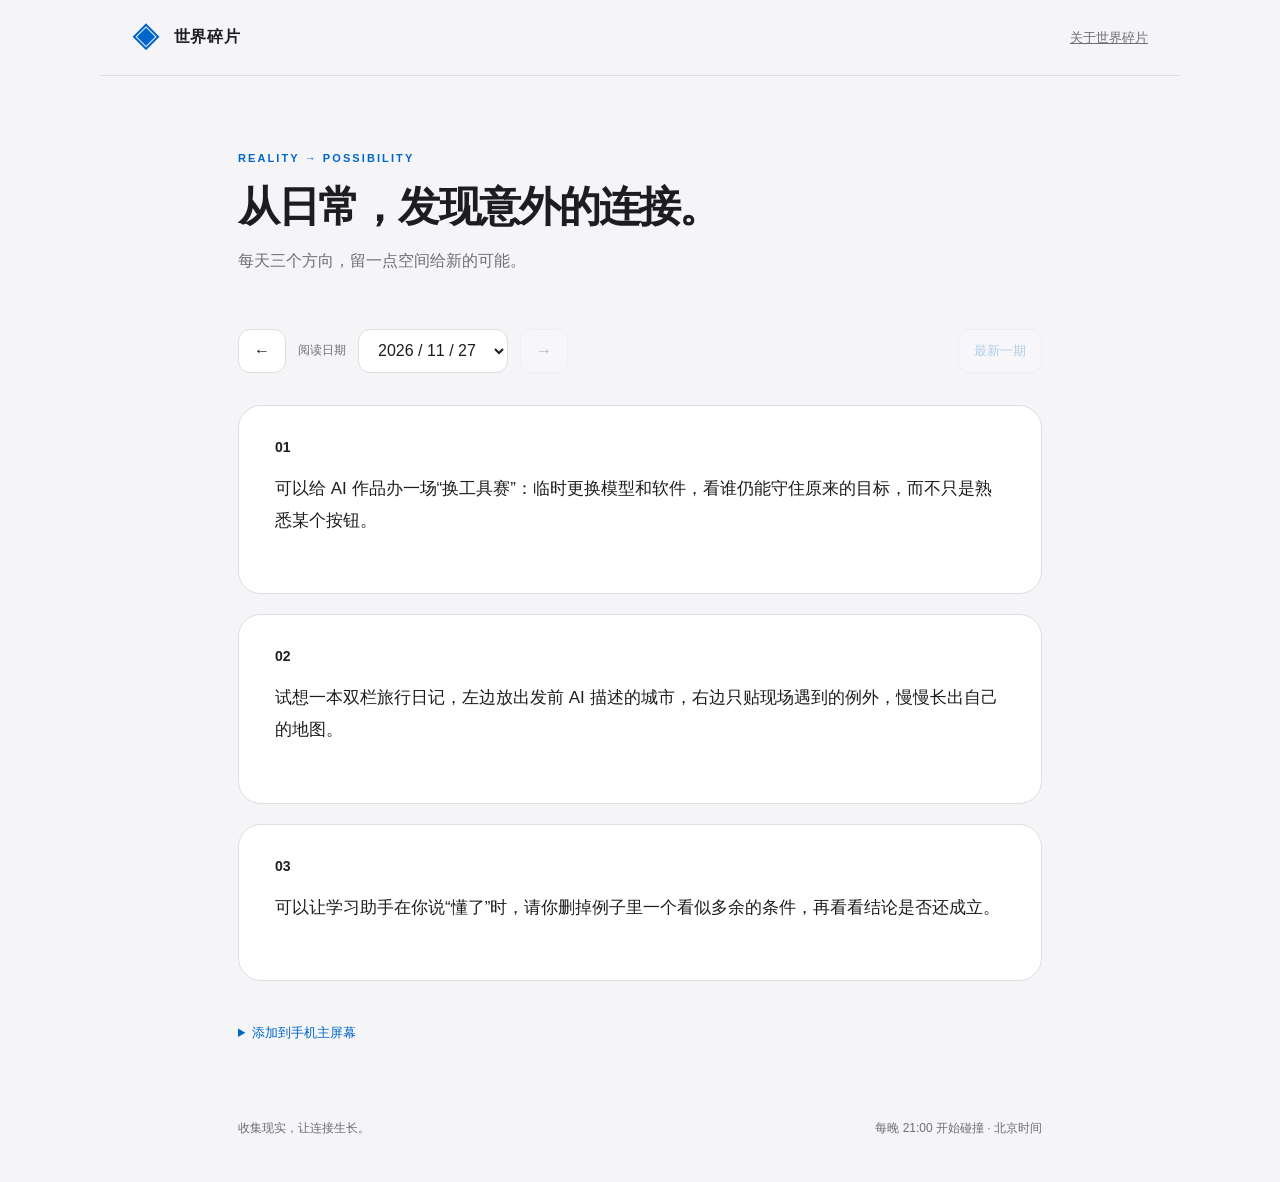
<file: docs/index.html>
<!doctype html><html lang="zh-CN"><head><meta charset="utf-8"><meta name="viewport" content="width=device-width,initial-scale=1,viewport-fit=cover"><meta name="theme-color" content="#f5f5f7"><title>世界碎片 · 每日碰撞</title><link rel="icon" href="icon.svg"><link rel="stylesheet" href="style.css"><link rel="manifest" href="manifest.webmanifest"><link rel="apple-touch-icon" href="icons/icon-180.png"><meta name="apple-mobile-web-app-capable" content="yes"><meta name="apple-mobile-web-app-title" content="世界碎片"><meta name="apple-mobile-web-app-status-bar-style" content="default"></head><body><header><a href="./" class="brand"><span class="mark">◈</span> 世界碎片</a><a class="edition" href="about.html">关于世界碎片</a></header><main><section class="intro"><p class="eyebrow">REALITY → POSSIBILITY</p><h1>从日常，发现意外的连接。</h1><p class="sub">每天三个方向，留一点空间给新的可能。</p></section><nav aria-label="日期导航"><button id="prev" aria-label="上一期">←</button><div class="date-control"><label for="date">阅读日期</label><select id="date" aria-label="选择日期"></select></div><button id="next" aria-label="下一期">→</button><button id="latest">最新一期</button></nav><div id="content" aria-live="polite"><p class="empty">正在打开今日碰撞…</p></div><aside class="install-panel"><button id="install-app" hidden>安装世界碎片</button><details id="install-help"><summary>添加到手机主屏幕</summary><p>iPhone：用 Safari 打开，点“分享” → “添加到主屏幕”。Android：在浏览器菜单中选择“安装应用”或“添加到主屏幕”。</p><p>联网打开一次后，可离线阅读已缓存的灵感。每日消息仍在原聊天送达。</p></details><p id="offline-status" role="status" hidden>当前离线，显示上次保存的内容。</p></aside><footer>收集现实，让连接生长。<span>每晚 21:00 开始碰撞 · 北京时间</span></footer></main><script src="app.js"></script><script src="pwa.js"></script></body></html>
</file>
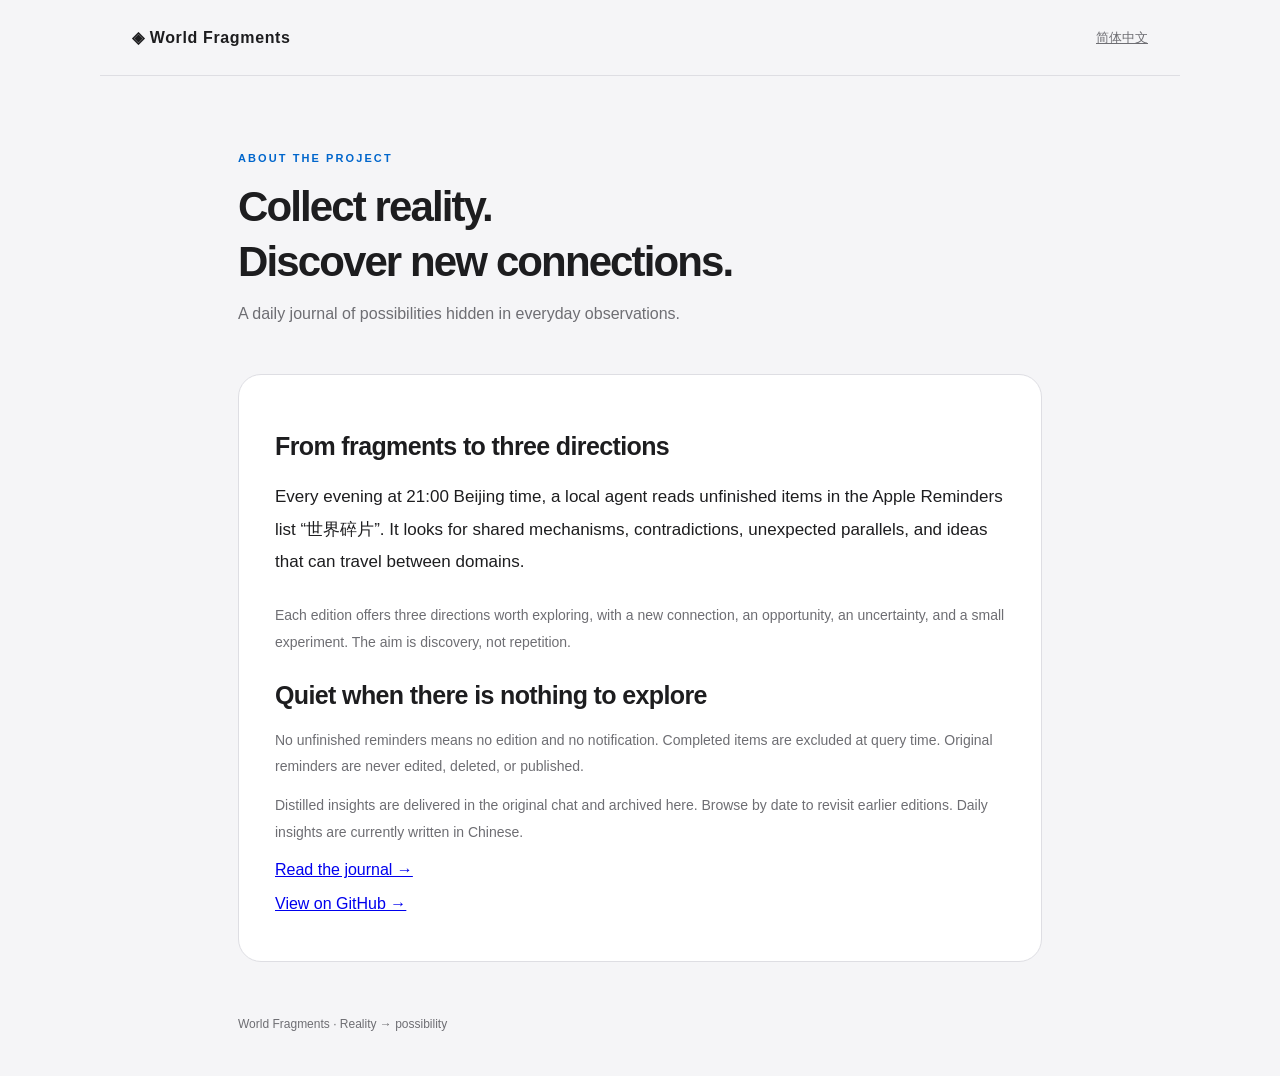
<file: docs/about.html>
<!doctype html><html lang="en"><head><meta charset="utf-8"><meta name="viewport" content="width=device-width,initial-scale=1,viewport-fit=cover"><title>About · World Fragments</title><link rel="icon" href="icon.svg"><link rel="stylesheet" href="style.css"><link rel="manifest" href="manifest.webmanifest"><link rel="apple-touch-icon" href="icons/icon-180.png"><meta name="apple-mobile-web-app-capable" content="yes"><meta name="apple-mobile-web-app-title" content="世界碎片"><meta name="apple-mobile-web-app-status-bar-style" content="default"></head><body><header><a class="brand" href="./">◈ World Fragments</a><a class="edition" href="about.zh-CN.html" lang="zh-CN">简体中文</a></header><main><section class="intro"><p class="eyebrow">ABOUT THE PROJECT</p><h1>Collect reality.<br>Discover new connections.</h1><p class="sub">A daily journal of possibilities hidden in everyday observations.</p></section><article class="card"><h2>From fragments to three directions</h2><p class="idea">Every evening at 21:00 Beijing time, a local agent reads unfinished items in the Apple Reminders list “世界碎片”. It looks for shared mechanisms, contradictions, unexpected parallels, and ideas that can travel between domains.</p><p class="detail">Each edition offers three directions worth exploring, with a new connection, an opportunity, an uncertainty, and a small experiment. The aim is discovery, not repetition.</p><h2>Quiet when there is nothing to explore</h2><p class="detail">No unfinished reminders means no edition and no notification. Completed items are excluded at query time. Original reminders are never edited, deleted, or published.</p><p class="detail">Distilled insights are delivered in the original chat and archived here. Browse by date to revisit earlier editions. Daily insights are currently written in Chinese.</p><p><a href="./">Read the journal →</a></p><p><a href="https://github.com/xiangjianan/world-fragments">View on GitHub →</a></p></article><footer>World Fragments · Reality → possibility</footer></main><script src="pwa.js"></script></body></html>
</file>
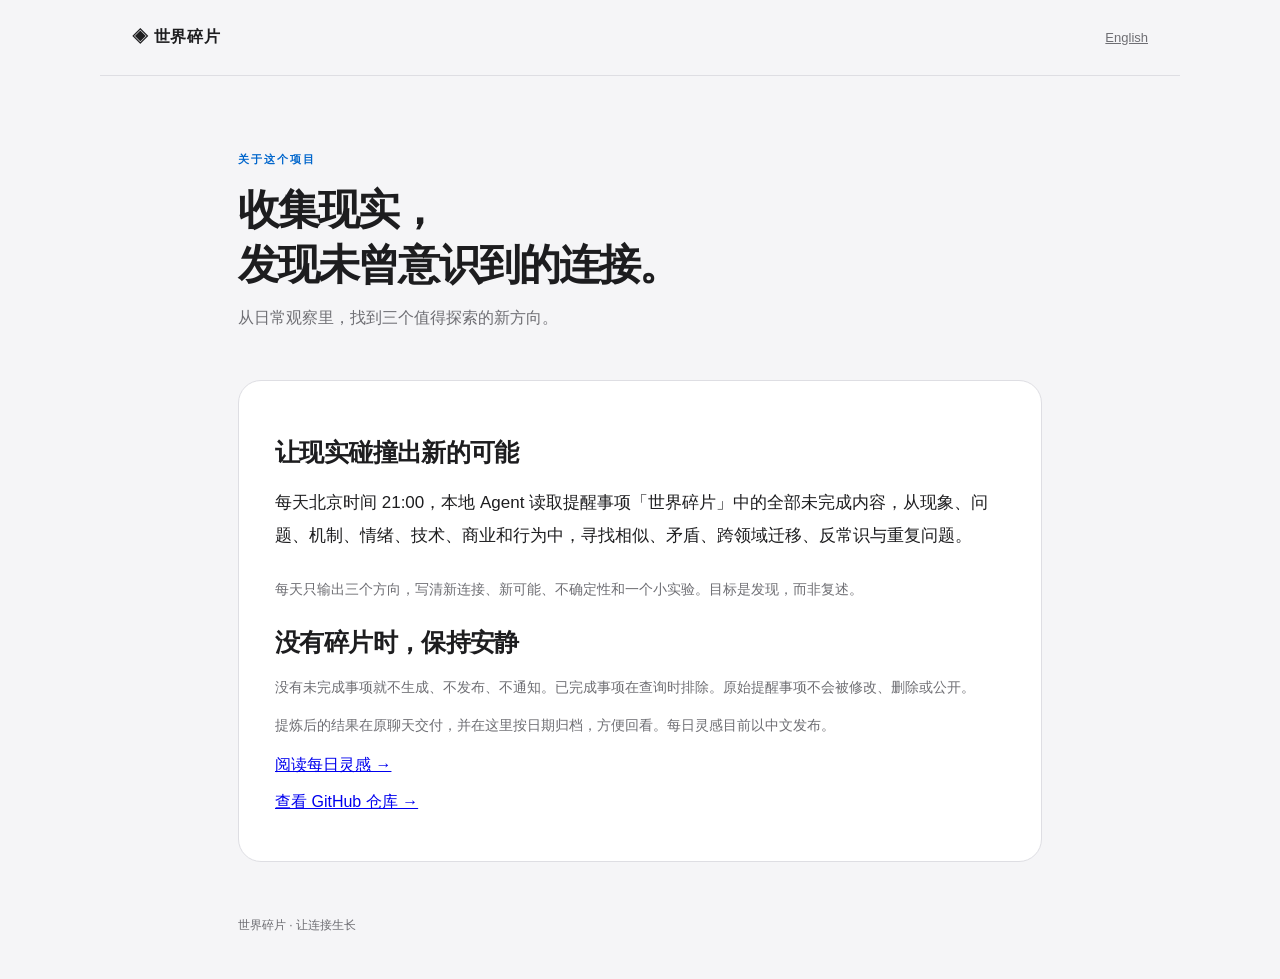
<file: docs/about.zh-CN.html>
<!doctype html><html lang="zh-CN"><head><meta charset="utf-8"><meta name="viewport" content="width=device-width,initial-scale=1,viewport-fit=cover"><title>关于 · 世界碎片</title><link rel="icon" href="icon.svg"><link rel="stylesheet" href="style.css"><link rel="manifest" href="manifest.webmanifest"><link rel="apple-touch-icon" href="icons/icon-180.png"><meta name="apple-mobile-web-app-capable" content="yes"><meta name="apple-mobile-web-app-title" content="世界碎片"><meta name="apple-mobile-web-app-status-bar-style" content="default"></head><body><header><a class="brand" href="./">◈ 世界碎片</a><a class="edition" href="about.html" lang="en">English</a></header><main><section class="intro"><p class="eyebrow">关于这个项目</p><h1>收集现实，<br>发现未曾意识到的连接。</h1><p class="sub">从日常观察里，找到三个值得探索的新方向。</p></section><article class="card"><h2>让现实碰撞出新的可能</h2><p class="idea">每天北京时间 21:00，本地 Agent 读取提醒事项「世界碎片」中的全部未完成内容，从现象、问题、机制、情绪、技术、商业和行为中，寻找相似、矛盾、跨领域迁移、反常识与重复问题。</p><p class="detail">每天只输出三个方向，写清新连接、新可能、不确定性和一个小实验。目标是发现，而非复述。</p><h2>没有碎片时，保持安静</h2><p class="detail">没有未完成事项就不生成、不发布、不通知。已完成事项在查询时排除。原始提醒事项不会被修改、删除或公开。</p><p class="detail">提炼后的结果在原聊天交付，并在这里按日期归档，方便回看。每日灵感目前以中文发布。</p><p><a href="./">阅读每日灵感 →</a></p><p><a href="https://github.com/xiangjianan/world-fragments">查看 GitHub 仓库 →</a></p></article><footer>世界碎片 · 让连接生长</footer></main><script src="pwa.js"></script></body></html>
</file>
<file: docs/style.css>
:root{color-scheme:light dark;--bg:#f5f5f7;--card:#fff;--text:#1d1d1f;--muted:#6e6e73;--line:#dedee3;--accent:#0066cc}*{box-sizing:border-box}body{margin:0;background:var(--bg);color:var(--text);font-family:-apple-system,BlinkMacSystemFont,"SF Pro Display","PingFang SC",sans-serif;-webkit-font-smoothing:antialiased}header{height:76px;max-width:1080px;margin:auto;padding:0 32px;display:flex;justify-content:space-between;align-items:center;border-bottom:1px solid var(--line)}.brand{color:inherit;text-decoration:none;font-weight:650;letter-spacing:.04em}.mark{font-size:27px;color:var(--accent);margin-right:9px;vertical-align:middle}.edition{font-size:13px;color:var(--muted)}main{max-width:860px;margin:auto;padding:0 28px}.intro{padding:65px 0 35px}.eyebrow{font-size:11px;font-weight:700;letter-spacing:.19em;color:var(--accent)}h1{font-size:clamp(28px,4.5vw,42px);letter-spacing:-.045em;line-height:1.3;margin:16px 0}.sub{color:var(--muted);font-size:16px}nav{display:flex;align-items:center;gap:12px;margin:6px 0 32px}button,select{font:inherit;color:var(--text);background:var(--card);border:1px solid var(--line);border-radius:12px;min-height:44px;padding:9px 15px;cursor:pointer}button:disabled{opacity:.28;cursor:default}button:focus-visible,select:focus-visible,a:focus-visible{outline:3px solid #5aa6ee;outline-offset:3px}.date-control{display:flex;align-items:center;gap:12px}.date-control label{font-size:12px;color:var(--muted)}#latest{margin-left:auto;font-size:13px;color:var(--accent)}.context{color:var(--muted);font-size:13px;line-height:1.8;margin-bottom:23px}.card{border:1px solid var(--line);background:var(--card);border-radius:23px;padding:32px 36px;margin-bottom:20px}.topline{display:flex;justify-content:space-between;align-items:center;color:var(--accent);font-size:12px}.number{font-size:14px;font-weight:600;font-variant-numeric:tabular-nums}.tag{padding:5px 10px;border-radius:20px;background:color-mix(in srgb,var(--accent) 7%,transparent)}h2{font-size:25px;letter-spacing:-.025em;line-height:1.45;margin:21px 0 14px}.idea{font-size:17px;line-height:1.9;margin-bottom:24px}.detail{font-size:14px;line-height:1.9;color:var(--muted);margin:12px 0}.detail strong{display:block;color:var(--text);font-size:12px;font-weight:600;margin-bottom:3px}.experiment{border-top:1px solid var(--line);padding-top:19px;margin-top:23px}.experiment strong{color:var(--accent)}.empty{padding:60px 20px;text-align:center;color:var(--muted);line-height:1.9}footer{padding:35px 0 45px;font-size:12px;color:var(--muted);display:flex;justify-content:space-between;gap:12px}@media(max-width:600px){header{height:65px;padding:0 22px}main{padding:0 20px}.intro{padding:40px 0 23px}.date-control label{display:none}nav{gap:7px}button,select{padding:9px 11px}.card{padding:25px 23px}h2{font-size:22px}footer{flex-direction:column}.idea{font-size:16px}}@media(prefers-color-scheme:dark){:root{--bg:#111113;--card:#1c1c1e;--text:#f5f5f7;--muted:#a1a1a8;--line:#343438;--accent:#70b5ff}}
[hidden]{display:none!important}.install-panel{margin:30px 0;color:var(--muted);font-size:13px;line-height:1.8}.install-panel summary{cursor:pointer;color:var(--accent);padding:10px 0;min-height:44px}.install-panel p{max-width:580px}.install-panel button{margin-bottom:10px}body{padding-top:env(safe-area-inset-top);padding-bottom:env(safe-area-inset-bottom);padding-left:env(safe-area-inset-left);padding-right:env(safe-area-inset-right)}@media(display-mode:standalone){header{background:var(--bg)}body{overscroll-behavior-y:contain}}
</file>
